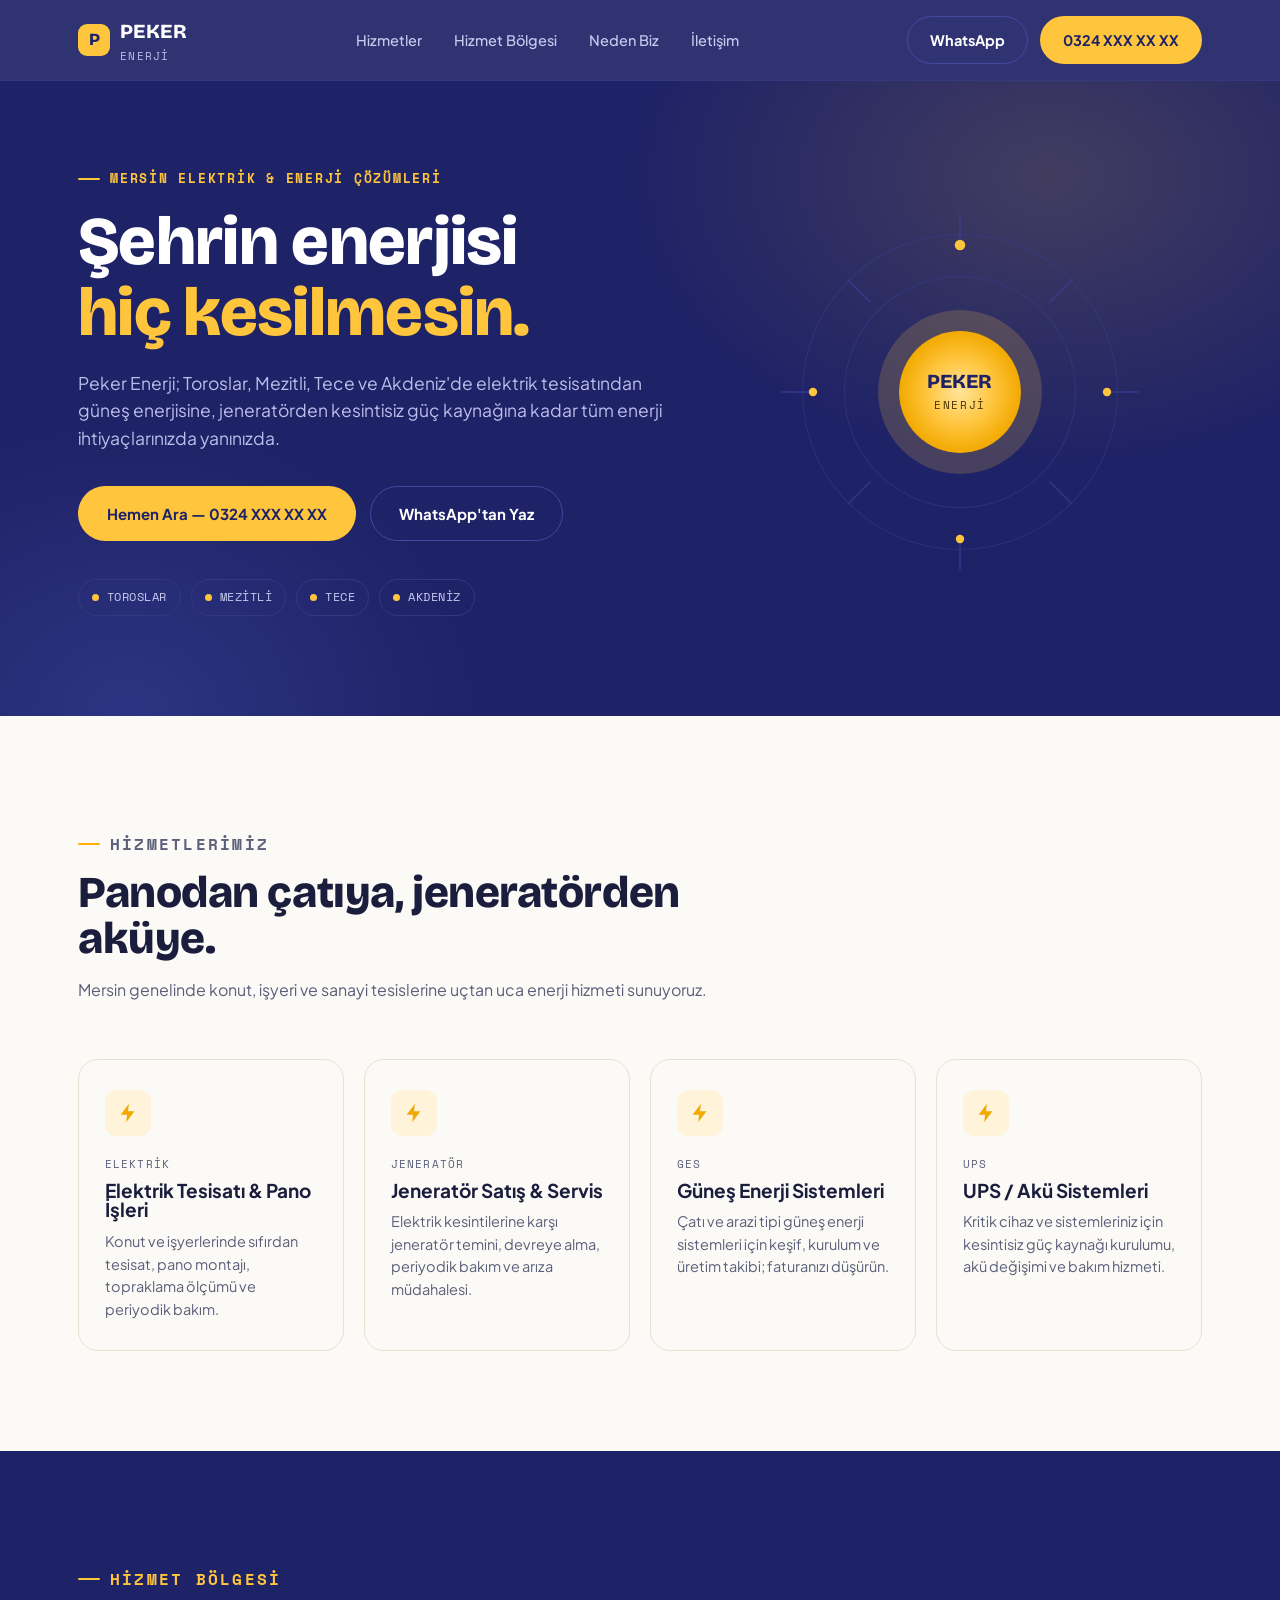
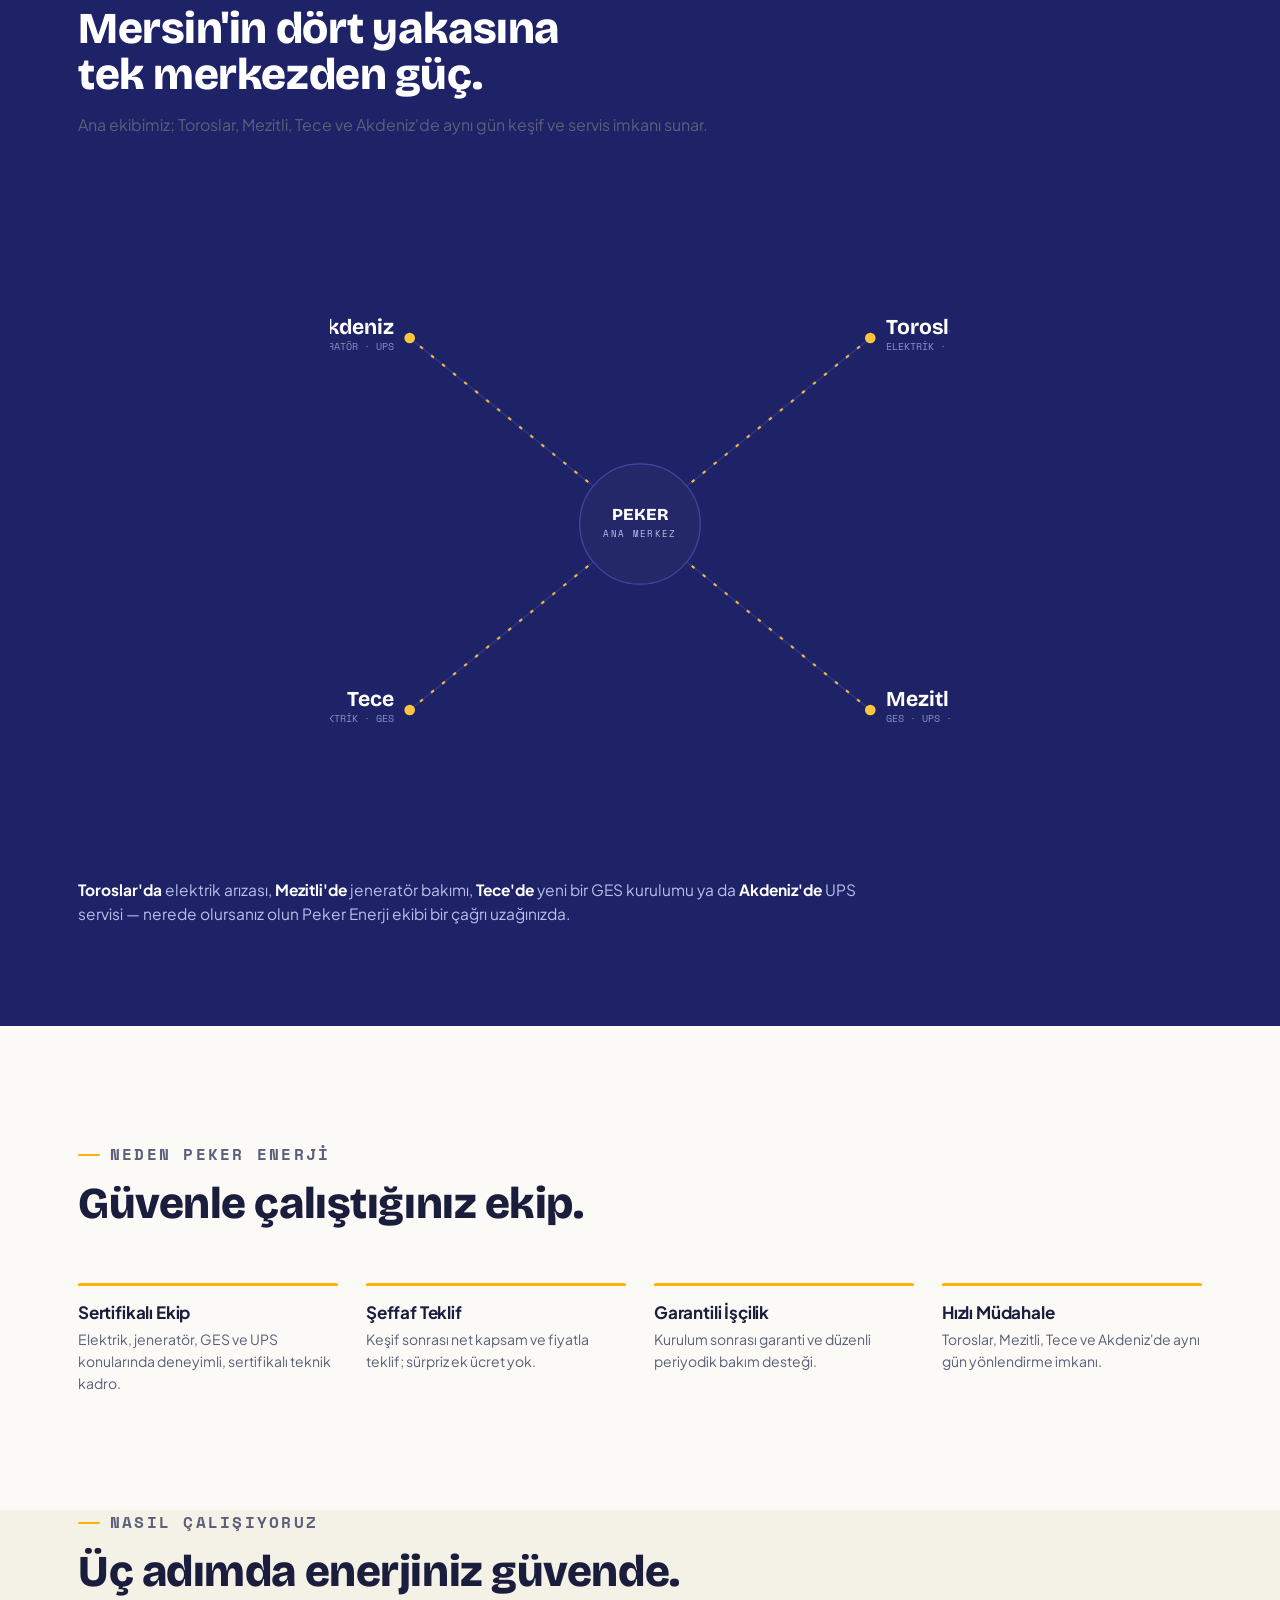
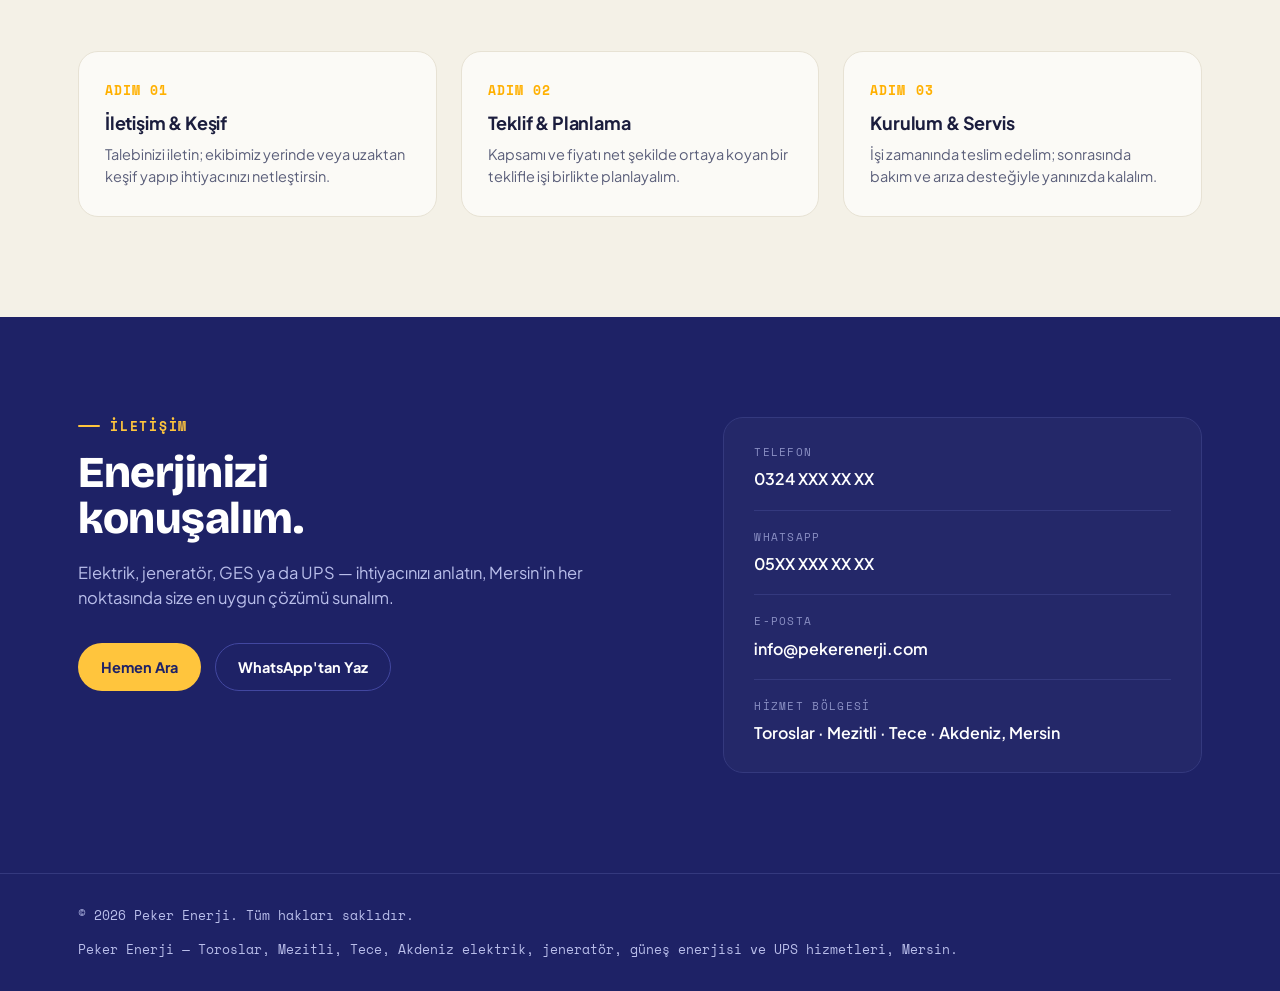
<file: index.html>
<!DOCTYPE html>
<html lang="tr">
<head>
<meta charset="UTF-8">
<meta name="viewport" content="width=device-width, initial-scale=1.0">
<title>Peker Enerji | Mersin Elektrik, Jeneratör, GES ve UPS Hizmetleri</title>
<meta name="description" content="Peker Enerji; Toroslar, Mezitli, Tece ve Akdeniz'de elektrik tesisatı, jeneratör satış-servis, güneş enerjisi (GES) kurulumu ve UPS/akü sistemleri sunar. Aynı gün keşif.">
<meta name="keywords" content="Mersin elektrikçi, Toroslar elektrik tesisatı, Mezitli jeneratör servisi, Tece güneş enerjisi, Akdeniz UPS akü sistemi, Mersin GES kurulumu, Mersin elektrik pano, Mersin jeneratör">
<meta name="robots" content="index, follow">
<link rel="canonical" href="https://www.pekerenerji.com/">
<meta property="og:type" content="website">
<meta property="og:locale" content="tr_TR">
<meta property="og:title" content="Peker Enerji | Mersin Elektrik, Jeneratör, GES ve UPS Hizmetleri">
<meta property="og:description" content="Toroslar, Mezitli, Tece ve Akdeniz'de elektrik tesisatı, jeneratör, güneş enerjisi (GES) ve UPS/akü sistemleri. Aynı gün keşif.">
<meta property="og:site_name" content="Peker Enerji">

<!-- NOT (geliştirici notu): Telefon, WhatsApp, e-posta, adres ve canonical URL alanları
     yer tutucudur ("XXX" ile işaretli). Yayına almadan önce gerçek bilgilerle değiştirin. -->

<link rel="icon" href="data:image/svg+xml,%3Csvg xmlns='http://www.w3.org/2000/svg' viewBox='0 0 64 64'%3E%3Crect width='64' height='64' rx='16' fill='%231E2266'/%3E%3Cpath d='M34 8 14 36h14l-4 20 22-30H32z' fill='%23FFC53D'/%3E%3C/svg%3E">

<link rel="preconnect" href="https://fonts.googleapis.com">
<link rel="preconnect" href="https://fonts.gstatic.com" crossorigin>
<link href="https://fonts.googleapis.com/css2?family=Bricolage+Grotesque:opsz,wght@12..96,500;12..96,700;12..96,800&family=Plus+Jakarta+Sans:wght@400;500;600;700&family=Space+Mono:wght@400;700&display=swap" rel="stylesheet">

<script type="application/ld+json">
{
  "@context": "https://schema.org",
  "@type": "ElectricalContractor",
  "name": "Peker Enerji",
  "description": "Mersin Toroslar, Mezitli, Tece ve Akdeniz'de elektrik tesisatı, jeneratör satış-servis, güneş enerji sistemleri (GES) ve UPS/akü sistemleri.",
  "areaServed": [
    {"@type": "Place", "name": "Toroslar, Mersin"},
    {"@type": "Place", "name": "Mezitli, Mersin"},
    {"@type": "Place", "name": "Tece, Mersin"},
    {"@type": "Place", "name": "Akdeniz, Mersin"}
  ],
  "address": {"@type": "PostalAddress", "addressLocality": "Mersin", "addressCountry": "TR"},
  "telephone": "+90XXXXXXXXXX",
  "priceRange": "$$",
  "url": "https://www.pekerenerji.com/",
  "makesOffer": [
    {"@type": "Offer", "itemOffered": {"@type": "Service", "name": "Elektrik Tesisatı ve Pano İşleri"}},
    {"@type": "Offer", "itemOffered": {"@type": "Service", "name": "Jeneratör Satış ve Servis"}},
    {"@type": "Offer", "itemOffered": {"@type": "Service", "name": "Güneş Enerji Sistemleri (GES) Kurulumu"}},
    {"@type": "Offer", "itemOffered": {"@type": "Service", "name": "UPS / Akü Sistemleri"}}
  ]
}
</script>

<style>
  :root{
    --white:#FBFAF6;
    --ink:#14163B;
    --indigo:#1E2266;
    --indigo-2:#272B7A;
    --voltage:#FFC53D;
    --voltage-2:#FFB000;
    --spark:#6E86FF;
    --text:#1B1D3D;
    --text-dim:#5B5F7A;
    --line:#E7E2D4;
    --font-display:'Bricolage Grotesque', sans-serif;
    --font-body:'Plus Jakarta Sans', sans-serif;
    --font-mono:'Space Mono', monospace;
    --maxw:1180px;
  }
  *{box-sizing:border-box; margin:0; padding:0;}
  html{scroll-behavior:smooth;}
  body{background:var(--white); color:var(--text); font-family:var(--font-body); line-height:1.55; -webkit-font-smoothing:antialiased; overflow-x:hidden;}
  img,svg{display:block; max-width:100%;}
  a{color:inherit; text-decoration:none;}
  ul{list-style:none;}
  h1,h2,h3{font-family:var(--font-display); font-weight:800; letter-spacing:-.01em; line-height:1.04;}
  :focus-visible{outline:2px solid var(--voltage); outline-offset:3px; border-radius:4px;}
  .wrap{max-width:var(--maxw); margin:0 auto; padding:0 28px;}

  .dark{background:var(--indigo); color:#EDEFFF;}
  .dark .eyebrow{color:var(--voltage);}
  .dark .eyebrow::before{background:var(--voltage);}
  .dark p, .dark .text-dim{color:#B9BEEA;}
  .dark .btn-ghost{border-color:#4247A0; color:#EDEFFF;}
  .dark .btn-ghost:hover{border-color:var(--voltage); color:var(--voltage);}
  .dark{--line:#34397E;}

  .eyebrow{font-family:var(--font-mono); font-size:12.5px; letter-spacing:.14em; text-transform:uppercase; color:var(--voltage-2); display:flex; align-items:center; gap:10px; font-weight:700;}
  .eyebrow::before{content:""; width:22px; height:2px; background:var(--voltage-2); display:inline-block; border-radius:2px;}

  /* NAV */
  header.site{position:sticky; top:0; z-index:50; background:rgba(30,34,102,.92); backdrop-filter:blur(10px); border-bottom:1px solid #34397E;}
  .nav{display:flex; align-items:center; justify-content:space-between; padding:16px 28px; max-width:var(--maxw); margin:0 auto;}
  .logo{display:flex; align-items:center; gap:10px; font-family:var(--font-display); font-weight:800; font-size:20px; color:#fff;}
  .logo-mark{width:32px; height:32px; border-radius:9px; background:var(--voltage); display:flex; align-items:center; justify-content:center; color:var(--indigo); font-size:17px; font-weight:800; flex-shrink:0;}
  .logo small{font-family:var(--font-mono); font-weight:400; font-size:10.5px; color:#B9BEEA; letter-spacing:.12em; display:block; margin-top:1px;}
  .nav-links{display:flex; align-items:center; gap:32px;}
  .nav-links a{font-size:14.5px; color:#C7CBEE; font-weight:500; transition:color .2s ease;}
  .nav-links a:hover{color:#fff;}
  .nav-cta{display:flex; align-items:center; gap:12px;}
  .btn{display:inline-flex; align-items:center; gap:8px; padding:12px 22px; font-family:var(--font-body); font-weight:700; font-size:14.5px; border-radius:999px; border:1.5px solid transparent; cursor:pointer; transition:transform .18s ease, background .2s ease, border-color .2s ease, box-shadow .2s ease; white-space:nowrap;}
  .btn-primary{background:var(--voltage); color:var(--indigo);}
  .btn-primary:hover{background:var(--voltage-2); transform:translateY(-2px); box-shadow:0 10px 24px -8px rgba(255,197,61,.55);}
  .btn-ghost{border-color:var(--line); color:var(--text);}
  .btn-ghost:hover{border-color:var(--ink); transform:translateY(-2px);}
  .nav-toggle{display:none; background:none; border:1px solid #4247A0; color:#fff; padding:9px 12px; border-radius:8px; font-size:16px;}

  /* HERO */
  .hero{position:relative; padding:88px 0 100px; overflow:hidden;}
  .hero::before{content:""; position:absolute; inset:0; background:radial-gradient(700px 480px at 82% 15%, rgba(255,197,61,.16), transparent 60%), radial-gradient(600px 500px at 10% 100%, rgba(110,134,255,.18), transparent 60%); pointer-events:none;}
  .hero .wrap{position:relative; display:grid; grid-template-columns:1.1fr .9fr; gap:50px; align-items:center;}
  .hero h1{font-size:clamp(40px, 6vw, 68px); margin:18px 0 22px; color:#fff;}
  .hero h1 .accent{color:var(--voltage);}
  .hero p.lead{font-size:17.5px; max-width:50ch; margin-bottom:34px;}
  .hero-ctas{display:flex; gap:14px; flex-wrap:wrap; margin-bottom:38px;}
  .hero-ctas .btn{padding:15px 28px; font-size:15px;}
  .status-strip{display:flex; flex-wrap:wrap; gap:10px;}
  .status-chip{display:flex; align-items:center; gap:8px; font-family:var(--font-mono); font-size:12px; letter-spacing:.04em; color:#C7CBEE; border:1px solid #34397E; padding:8px 13px; border-radius:999px;}
  .status-chip .dot{width:7px; height:7px; border-radius:50%; background:var(--voltage); flex-shrink:0;}

  .burst-wrap{position:relative; display:flex; align-items:center; justify-content:center;}
  .burst-core{fill:url(#burstGrad);}
  .burst-ray{stroke:#3B3F94; stroke-width:2; opacity:.55;}
  .burst-orbit{fill:none; stroke:#3B3F94; stroke-width:1; opacity:.5;}
  .burst-dot{fill:var(--voltage);}
  @keyframes spin{ to{ transform:rotate(360deg); } }
  .burst-spin{animation:spin 34s linear infinite; transform-origin:200px 200px;}
  @keyframes pulse{ 0%,100%{ opacity:.55; } 50%{ opacity:1; } }
  .burst-core-glow{animation:pulse 3s ease-in-out infinite;}

  /* SECTION shared */
  section{padding:100px 0;}
  .sec-head{max-width:640px; margin-bottom:56px;}
  .sec-head h2{font-size:clamp(30px, 4vw, 44px); margin-top:14px;}
  .sec-head p{color:var(--text-dim); font-size:16px; margin-top:16px; max-width:56ch;}

  /* SERVICES */
  .service-grid{display:grid; grid-template-columns:repeat(4,1fr); gap:20px;}
  .service-card{background:var(--white); border:1.5px solid var(--line); border-radius:20px; padding:30px 26px; transition:transform .2s ease, border-color .2s ease, box-shadow .2s ease;}
  .service-card:hover{transform:translateY(-4px); border-color:var(--voltage-2); box-shadow:0 18px 34px -18px rgba(20,22,59,.25);}
  .service-icon{width:46px; height:46px; border-radius:12px; background:#FFF3DA; display:flex; align-items:center; justify-content:center; margin-bottom:20px;}
  .service-tag{font-family:var(--font-mono); font-size:11px; letter-spacing:.1em; color:var(--text-dim); text-transform:uppercase; margin-bottom:8px;}
  .service-card h3{font-family:var(--font-body); font-weight:700; font-size:19px; margin-bottom:10px; letter-spacing:0;}
  .service-card p{color:var(--text-dim); font-size:14.5px;}

  /* SERVICE AREA (radial signature) */
  .area-diagram{display:flex; justify-content:center; padding:20px 0 10px;}
  .area-mobile{display:none;}
  .area-mobile-track{position:relative; padding-left:26px; border-left:2px solid #34397E; margin-left:8px;}
  .area-mobile-hub{font-family:var(--font-mono); font-size:12px; color:#B9BEEA; letter-spacing:.1em; margin-bottom:22px; margin-left:-34px; display:flex; align-items:center; gap:10px;}
  .area-mobile-hub .node-dot{position:static; box-shadow:none; background:var(--voltage);}
  .area-node{position:relative; padding-bottom:26px;}
  .area-node:last-child{padding-bottom:0;}
  .node-dot{position:absolute; left:-33px; top:5px; width:11px; height:11px; border-radius:50%; background:var(--voltage); box-shadow:0 0 0 4px var(--indigo), 0 0 0 5px #34397E;}
  .area-node h4{font-family:var(--font-display); font-weight:700; font-size:21px; color:#fff;}
  .area-node p{font-family:var(--font-mono); font-size:11.5px; color:#8B90C4; margin-top:2px; letter-spacing:.03em;}
  .area-note{font-size:15.5px; max-width:74ch; margin-top:34px;}
  .area-note b{color:#fff; font-weight:700;}

  /* WHY */
  .why-grid{display:grid; grid-template-columns:repeat(4,1fr); gap:28px;}
  .why-item{border-top:3px solid var(--voltage-2); padding-top:18px; border-radius:2px;}
  .why-item h3{font-family:var(--font-body); font-weight:700; font-size:17px; margin-bottom:8px;}
  .why-item p{color:var(--text-dim); font-size:14px;}

  /* PROCESS */
  .process-grid{display:grid; grid-template-columns:repeat(3,1fr); gap:24px;}
  .process-item{background:var(--white); border:1.5px solid var(--line); border-radius:20px; padding:28px 26px;}
  .process-num{font-family:var(--font-mono); font-size:13px; color:var(--voltage-2); letter-spacing:.08em; margin-bottom:14px; font-weight:700;}
  .process-item h3{font-family:var(--font-body); font-weight:700; font-size:18px; margin-bottom:10px;}
  .process-item p{color:var(--text-dim); font-size:14.5px;}

  /* CONTACT */
  .contact .wrap{display:grid; grid-template-columns:1.1fr .9fr; gap:60px; align-items:start;}
  .contact h2{font-size:clamp(30px,4vw,44px); margin-top:14px; max-width:14ch; color:#fff;}
  .contact p.lead{font-size:16.5px; margin-top:18px; max-width:48ch;}
  .contact-ctas{display:flex; gap:14px; margin-top:32px; flex-wrap:wrap;}
  .contact-panel{border:1px solid #34397E; border-radius:20px; background:#242869; padding:8px 30px;}
  .contact-row{padding:18px 0; border-bottom:1px solid #34397E;}
  .contact-row:last-child{border-bottom:none;}
  .contact-row .label{font-family:var(--font-mono); font-size:11px; letter-spacing:.12em; color:#8B90C4; text-transform:uppercase;}
  .contact-row .val{font-size:16px; margin-top:6px; font-weight:600; color:#fff; display:inline-block;}
  .contact-row a.val:hover{color:var(--voltage);}

  footer{padding:32px 0; border-top:1px solid #34397E;}
  footer .wrap{display:flex; justify-content:space-between; align-items:center; flex-wrap:wrap; gap:14px;}
  footer p{font-size:12.5px; color:#8B90C4; font-family:var(--font-mono);}

  @media (max-width:980px){
    .hero .wrap{grid-template-columns:1fr; gap:44px;}
    .hero .burst-wrap{order:-1;}
    .service-grid{grid-template-columns:repeat(2,1fr);}
    .why-grid{grid-template-columns:repeat(2,1fr); row-gap:32px;}
    .process-grid{grid-template-columns:1fr;}
    .contact .wrap{grid-template-columns:1fr; gap:38px;}
  }
  @media (max-width:759px){
    .area-diagram{display:none;}
    .area-mobile{display:block;}
  }
  @media (max-width:680px){
    .nav-links{position:fixed; inset:64px 0 auto 0; background:var(--indigo); flex-direction:column; align-items:flex-start; gap:0; border-bottom:1px solid #34397E; transform:translateY(-120%); opacity:0; pointer-events:none; transition:transform .25s ease, opacity .25s ease; padding:8px 28px 20px;}
    .nav-links.open{transform:translateY(0); opacity:1; pointer-events:auto;}
    .nav-links a{padding:14px 0; width:100%; border-bottom:1px solid #34397E; font-size:16px;}
    .nav-cta .btn-ghost{display:none;}
    .nav-toggle{display:block;}
    .hero{padding:52px 0 64px;}
    section{padding:64px 0;}
    .service-grid{grid-template-columns:1fr;}
    .why-grid{grid-template-columns:1fr;}
  }
  @media (max-width:420px){
    .wrap{padding:0 20px;}
    .hero-ctas .btn, .contact-ctas .btn{width:100%; justify-content:center;}
  }
  @media (prefers-reduced-motion: reduce){
    html{scroll-behavior:auto;}
    .burst-spin{animation:none;}
    .burst-core-glow{animation:none;}
    .btn, .service-card{transition:none;}
  }
</style>
</head>
<body>

<header class="site">
  <nav class="nav">
    <a href="#top" class="logo"><span class="logo-mark">P</span><span>PEKER<small>ENERJİ</small></span></a>
    <ul class="nav-links" id="navLinks">
      <li><a href="#hizmetler">Hizmetler</a></li>
      <li><a href="#bolge">Hizmet Bölgesi</a></li>
      <li><a href="#neden-biz">Neden Biz</a></li>
      <li><a href="#iletisim">İletişim</a></li>
    </ul>
    <div class="nav-cta">
      <a class="btn btn-ghost" href="https://wa.me/90XXXXXXXXXX" target="_blank" rel="noopener" style="border-color:#4247A0;color:#fff;">WhatsApp</a>
      <a class="btn btn-primary" href="tel:+90XXXXXXXXXX">0324 XXX XX XX</a>
      <button class="nav-toggle" id="navToggle" aria-label="Menüyü aç" aria-expanded="false">☰</button>
    </div>
  </nav>
</header>

<main id="top">

  <section class="hero dark">
    <div class="wrap">
      <div>
        <p class="eyebrow">MERSİN ELEKTRİK &amp; ENERJİ ÇÖZÜMLERİ</p>
        <h1>Şehrin enerjisi<br><span class="accent">hiç kesilmesin.</span></h1>
        <p class="lead">Peker Enerji; Toroslar, Mezitli, Tece ve Akdeniz'de elektrik tesisatından güneş enerjisine, jeneratörden kesintisiz güç kaynağına kadar tüm enerji ihtiyaçlarınızda yanınızda.</p>
        <div class="hero-ctas">
          <a class="btn btn-primary" href="tel:+90XXXXXXXXXX">Hemen Ara — 0324 XXX XX XX</a>
          <a class="btn btn-ghost" href="https://wa.me/90XXXXXXXXXX" target="_blank" rel="noopener" style="border-color:#4247A0;color:#fff;">WhatsApp'tan Yaz</a>
        </div>
        <div class="status-strip">
          <span class="status-chip"><span class="dot"></span>TOROSLAR</span>
          <span class="status-chip"><span class="dot"></span>MEZİTLİ</span>
          <span class="status-chip"><span class="dot"></span>TECE</span>
          <span class="status-chip"><span class="dot"></span>AKDENİZ</span>
        </div>
      </div>

      <div class="burst-wrap">
        <svg viewBox="0 0 400 400" width="100%" style="max-width:420px;">
          <defs>
            <radialGradient id="burstGrad" cx="50%" cy="50%" r="50%">
              <stop offset="0%" stop-color="#FFE49A"/>
              <stop offset="55%" stop-color="#FFC53D"/>
              <stop offset="100%" stop-color="#F2A900"/>
            </radialGradient>
          </defs>
          <circle class="burst-orbit" cx="200" cy="200" r="150"></circle>
          <circle class="burst-orbit" cx="200" cy="200" r="110"></circle>
          <g class="burst-spin">
            <g class="burst-ray">
              <line x1="200" y1="30" x2="200" y2="60"></line>
              <line x1="200" y1="370" x2="200" y2="340"></line>
              <line x1="30" y1="200" x2="60" y2="200"></line>
              <line x1="370" y1="200" x2="340" y2="200"></line>
              <line x1="94" y1="94" x2="115" y2="115"></line>
              <line x1="306" y1="306" x2="285" y2="285"></line>
              <line x1="306" y1="94" x2="285" y2="115"></line>
              <line x1="94" y1="306" x2="115" y2="285"></line>
            </g>
            <circle class="burst-dot" cx="200" cy="60" r="5"></circle>
            <circle class="burst-dot" cx="340" cy="200" r="4"></circle>
            <circle class="burst-dot" cx="200" cy="340" r="4"></circle>
            <circle class="burst-dot" cx="60" cy="200" r="4"></circle>
          </g>
          <circle class="burst-core-glow" cx="200" cy="200" r="78" fill="#FFC53D" opacity=".18"></circle>
          <circle class="burst-core" cx="200" cy="200" r="58"></circle>
          <text x="200" y="196" text-anchor="middle" font-family="Bricolage Grotesque, sans-serif" font-weight="800" font-size="19" fill="#1E2266">PEKER</text>
          <text x="200" y="216" text-anchor="middle" font-family="Space Mono, monospace" font-size="10" letter-spacing="1.5" fill="#4A3200">ENERJİ</text>
        </svg>
      </div>
    </div>
  </section>

  <section id="hizmetler">
    <div class="wrap">
      <div class="sec-head">
        <p class="eyebrow">HİZMETLERİMİZ</p>
        <h2>Panodan çatıya, jeneratörden aküye.</h2>
        <p>Mersin genelinde konut, işyeri ve sanayi tesislerine uçtan uca enerji hizmeti sunuyoruz.</p>
      </div>
      <div class="service-grid">
        <div class="service-card">
          <div class="service-icon"><svg width="22" height="22" viewBox="0 0 24 24" fill="none"><path d="M13 2 4 14h7l-1 8 9-12h-7z" fill="#F2A900"/></svg></div>
          <div class="service-tag">Elektrik</div>
          <h3>Elektrik Tesisatı &amp; Pano İşleri</h3>
          <p>Konut ve işyerlerinde sıfırdan tesisat, pano montajı, topraklama ölçümü ve periyodik bakım.</p>
        </div>
        <div class="service-card">
          <div class="service-icon"><svg width="22" height="22" viewBox="0 0 24 24" fill="none"><path d="M13 2 4 14h7l-1 8 9-12h-7z" fill="#F2A900"/></svg></div>
          <div class="service-tag">Jeneratör</div>
          <h3>Jeneratör Satış &amp; Servis</h3>
          <p>Elektrik kesintilerine karşı jeneratör temini, devreye alma, periyodik bakım ve arıza müdahalesi.</p>
        </div>
        <div class="service-card">
          <div class="service-icon"><svg width="22" height="22" viewBox="0 0 24 24" fill="none"><path d="M13 2 4 14h7l-1 8 9-12h-7z" fill="#F2A900"/></svg></div>
          <div class="service-tag">GES</div>
          <h3>Güneş Enerji Sistemleri</h3>
          <p>Çatı ve arazi tipi güneş enerji sistemleri için keşif, kurulum ve üretim takibi; faturanızı düşürün.</p>
        </div>
        <div class="service-card">
          <div class="service-icon"><svg width="22" height="22" viewBox="0 0 24 24" fill="none"><path d="M13 2 4 14h7l-1 8 9-12h-7z" fill="#F2A900"/></svg></div>
          <div class="service-tag">UPS</div>
          <h3>UPS / Akü Sistemleri</h3>
          <p>Kritik cihaz ve sistemleriniz için kesintisiz güç kaynağı kurulumu, akü değişimi ve bakım hizmeti.</p>
        </div>
      </div>
    </div>
  </section>

  <section class="dark" id="bolge">
    <div class="wrap">
      <div class="sec-head">
        <p class="eyebrow">HİZMET BÖLGESİ</p>
        <h2 style="color:#fff;">Mersin'in dört yakasına<br>tek merkezden güç.</h2>
        <p>Ana ekibimiz; Toroslar, Mezitli, Tece ve Akdeniz'de aynı gün keşif ve servis imkanı sunar.</p>
      </div>

      <div class="area-diagram">
        <svg viewBox="0 0 700 700" width="100%" style="max-width:620px;">
          <line x1="350" y1="350" x2="610" y2="140" class="burst-ray" stroke="#4247A0" stroke-width="2"></line>
          <line x1="350" y1="350" x2="610" y2="560" class="burst-ray" stroke="#4247A0" stroke-width="2"></line>
          <line x1="350" y1="350" x2="90" y2="560" class="burst-ray" stroke="#4247A0" stroke-width="2"></line>
          <line x1="350" y1="350" x2="90" y2="140" class="burst-ray" stroke="#4247A0" stroke-width="2"></line>

          <line x1="350" y1="350" x2="610" y2="140" stroke="#FFC53D" stroke-width="2.5" stroke-dasharray="4 12" opacity=".9"><animate attributeName="stroke-dashoffset" from="0" to="-64" dur="2.4s" repeatCount="indefinite"/></line>
          <line x1="350" y1="350" x2="610" y2="560" stroke="#FFC53D" stroke-width="2.5" stroke-dasharray="4 12" opacity=".9"><animate attributeName="stroke-dashoffset" from="0" to="-64" dur="2.4s" repeatCount="indefinite"/></line>
          <line x1="350" y1="350" x2="90" y2="560" stroke="#FFC53D" stroke-width="2.5" stroke-dasharray="4 12" opacity=".9"><animate attributeName="stroke-dashoffset" from="0" to="-64" dur="2.4s" repeatCount="indefinite"/></line>
          <line x1="350" y1="350" x2="90" y2="140" stroke="#FFC53D" stroke-width="2.5" stroke-dasharray="4 12" opacity=".9"><animate attributeName="stroke-dashoffset" from="0" to="-64" dur="2.4s" repeatCount="indefinite"/></line>

          <circle cx="350" cy="350" r="68" fill="#242869" stroke="#4247A0" stroke-width="1.4"></circle>
          <text x="350" y="345" text-anchor="middle" font-family="Bricolage Grotesque, sans-serif" font-weight="800" font-size="19" fill="#fff">PEKER</text>
          <text x="350" y="365" text-anchor="middle" font-family="Space Mono, monospace" font-size="10" letter-spacing="1.5" fill="#B9BEEA">ANA MERKEZ</text>

          <g>
            <circle cx="610" cy="140" r="6" fill="#FFC53D"></circle>
            <text x="628" y="136" font-family="Bricolage Grotesque, sans-serif" font-weight="700" font-size="24" fill="#fff">Toroslar</text>
            <text x="628" y="154" font-family="Space Mono, monospace" font-size="11" fill="#8B90C4">ELEKTRİK · JENERATÖR</text>
          </g>
          <g>
            <circle cx="610" cy="560" r="6" fill="#FFC53D"></circle>
            <text x="628" y="556" font-family="Bricolage Grotesque, sans-serif" font-weight="700" font-size="24" fill="#fff">Mezitli</text>
            <text x="628" y="574" font-family="Space Mono, monospace" font-size="11" fill="#8B90C4">GES · UPS · AKÜ</text>
          </g>
          <g>
            <circle cx="90" cy="560" r="6" fill="#FFC53D"></circle>
            <text x="72" y="556" text-anchor="end" font-family="Bricolage Grotesque, sans-serif" font-weight="700" font-size="24" fill="#fff">Tece</text>
            <text x="72" y="574" text-anchor="end" font-family="Space Mono, monospace" font-size="11" fill="#8B90C4">ELEKTRİK · GES</text>
          </g>
          <g>
            <circle cx="90" cy="140" r="6" fill="#FFC53D"></circle>
            <text x="72" y="136" text-anchor="end" font-family="Bricolage Grotesque, sans-serif" font-weight="700" font-size="24" fill="#fff">Akdeniz</text>
            <text x="72" y="154" text-anchor="end" font-family="Space Mono, monospace" font-size="11" fill="#8B90C4">JENERATÖR · UPS</text>
          </g>
        </svg>
      </div>

      <div class="area-mobile">
        <div class="area-mobile-track">
          <div class="area-mobile-hub"><span class="node-dot"></span>PEKER ENERJİ — ANA MERKEZ</div>
          <div class="area-node"><span class="node-dot"></span><h4>Toroslar</h4><p>ELEKTRİK · JENERATÖR</p></div>
          <div class="area-node"><span class="node-dot"></span><h4>Mezitli</h4><p>GES · UPS · AKÜ</p></div>
          <div class="area-node"><span class="node-dot"></span><h4>Tece</h4><p>ELEKTRİK · GES</p></div>
          <div class="area-node"><span class="node-dot"></span><h4>Akdeniz</h4><p>JENERATÖR · UPS</p></div>
        </div>
      </div>

      <p class="area-note"><b>Toroslar'da</b> elektrik arızası, <b>Mezitli'de</b> jeneratör bakımı, <b>Tece'de</b> yeni bir GES kurulumu ya da <b>Akdeniz'de</b> UPS servisi — nerede olursanız olun Peker Enerji ekibi bir çağrı uzağınızda.</p>
    </div>
  </section>

  <section id="neden-biz">
    <div class="wrap">
      <div class="sec-head">
        <p class="eyebrow">NEDEN PEKER ENERJİ</p>
        <h2>Güvenle çalıştığınız ekip.</h2>
      </div>
      <div class="why-grid">
        <div class="why-item"><h3>Sertifikalı Ekip</h3><p>Elektrik, jeneratör, GES ve UPS konularında deneyimli, sertifikalı teknik kadro.</p></div>
        <div class="why-item"><h3>Şeffaf Teklif</h3><p>Keşif sonrası net kapsam ve fiyatla teklif; sürpriz ek ücret yok.</p></div>
        <div class="why-item"><h3>Garantili İşçilik</h3><p>Kurulum sonrası garanti ve düzenli periyodik bakım desteği.</p></div>
        <div class="why-item"><h3>Hızlı Müdahale</h3><p>Toroslar, Mezitli, Tece ve Akdeniz'de aynı gün yönlendirme imkanı.</p></div>
      </div>
    </div>
  </section>

  <section style="background:#F4F1E7; padding-top:0;">
    <div class="wrap">
      <div class="sec-head">
        <p class="eyebrow">NASIL ÇALIŞIYORUZ</p>
        <h2>Üç adımda enerjiniz güvende.</h2>
      </div>
      <div class="process-grid">
        <div class="process-item"><div class="process-num">ADIM 01</div><h3>İletişim &amp; Keşif</h3><p>Talebinizi iletin; ekibimiz yerinde veya uzaktan keşif yapıp ihtiyacınızı netleştirsin.</p></div>
        <div class="process-item"><div class="process-num">ADIM 02</div><h3>Teklif &amp; Planlama</h3><p>Kapsamı ve fiyatı net şekilde ortaya koyan bir teklifle işi birlikte planlayalım.</p></div>
        <div class="process-item"><div class="process-num">ADIM 03</div><h3>Kurulum &amp; Servis</h3><p>İşi zamanında teslim edelim; sonrasında bakım ve arıza desteğiyle yanınızda kalalım.</p></div>
      </div>
    </div>
  </section>

  <section class="contact dark" id="iletisim">
    <div class="wrap">
      <div>
        <p class="eyebrow">İLETİŞİM</p>
        <h2>Enerjinizi konuşalım.</h2>
        <p class="lead">Elektrik, jeneratör, GES ya da UPS — ihtiyacınızı anlatın, Mersin'in her noktasında size en uygun çözümü sunalım.</p>
        <div class="contact-ctas">
          <a class="btn btn-primary" href="tel:+90XXXXXXXXXX">Hemen Ara</a>
          <a class="btn btn-ghost" href="https://wa.me/90XXXXXXXXXX" target="_blank" rel="noopener" style="border-color:#4247A0;color:#fff;">WhatsApp'tan Yaz</a>
        </div>
      </div>
      <div class="contact-panel">
        <div class="contact-row"><div class="label">Telefon</div><a class="val" href="tel:+90XXXXXXXXXX">0324 XXX XX XX</a></div>
        <div class="contact-row"><div class="label">WhatsApp</div><a class="val" href="https://wa.me/90XXXXXXXXXX" target="_blank" rel="noopener">05XX XXX XX XX</a></div>
        <div class="contact-row"><div class="label">E-posta</div><a class="val" href="mailto:info@pekerenerji.com">info@pekerenerji.com</a></div>
        <div class="contact-row"><div class="label">Hizmet Bölgesi</div><div class="val">Toroslar · Mezitli · Tece · Akdeniz, Mersin</div></div>
      </div>
    </div>
  </section>

</main>

<footer class="dark">
  <div class="wrap">
    <p>© <span id="year"></span> Peker Enerji. Tüm hakları saklıdır.</p>
    <p>Peker Enerji — Toroslar, Mezitli, Tece, Akdeniz elektrik, jeneratör, güneş enerjisi ve UPS hizmetleri, Mersin.</p>
  </div>
</footer>

<script>
  document.getElementById('year').textContent = new Date().getFullYear();
  var toggle = document.getElementById('navToggle');
  var links = document.getElementById('navLinks');
  toggle.addEventListener('click', function(){
    var open = links.classList.toggle('open');
    toggle.setAttribute('aria-expanded', open ? 'true' : 'false');
  });
  links.querySelectorAll('a').forEach(function(a){
    a.addEventListener('click', function(){
      links.classList.remove('open');
      toggle.setAttribute('aria-expanded', 'false');
    });
  });
</script>

</body>
</html>
</file>
